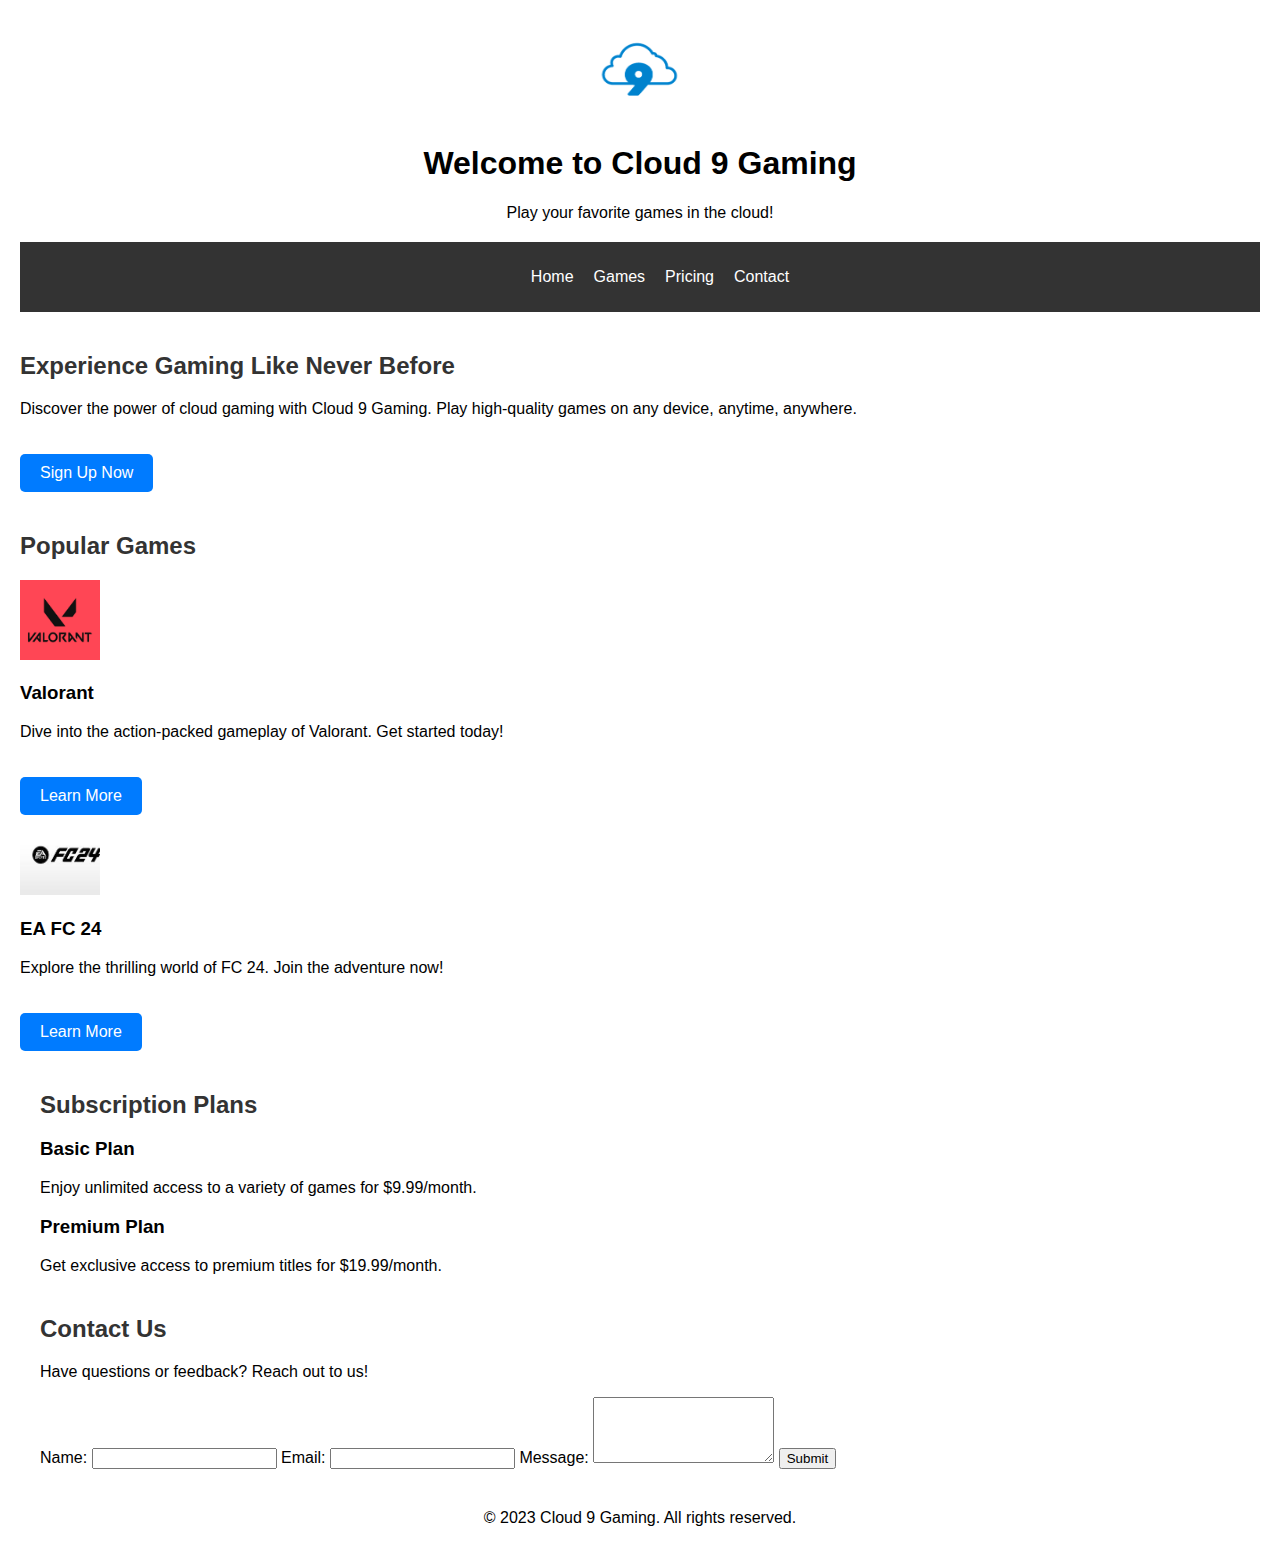
<file: index.html>
<!DOCTYPE html>
<html lang="en">
<head>
    <meta charset="UTF-8">
    <meta name="viewport" content="width=device-width, initial-scale=1.0">
    <link rel="stylesheet" href="styles.css">
    <title>Cloud 9 Gaming</title>
</head>
<body>
    <header>

        <img src="logo.png" alt="Cloud 9 Gaming Logo" width="100" height="100">

        <h1>Welcome to Cloud 9 Gaming</h1>
        <p>Play your favorite games in the cloud!</p>
    </header>

    <nav>
        <ul>
            <li><a href="#home">Home</a></li>
            <li><a href="#games">Games</a></li>
            <li><a href="#pricing">Pricing</a></li>
            <li><a href="#contact">Contact</a></li>
        </ul>
    </nav>

    <section id="home">
        <h2>Experience Gaming Like Never Before</h2>
        <p>Discover the power of cloud gaming with Cloud 9 Gaming. Play high-quality games on any device, anytime, anywhere.</p>
        <a href="signup.html" class="cta-button">Sign Up Now</a>
    </section>

    <section id="games">
        <h2>Popular Games</h2>
        <div class="game">
            <img src="valo.png" alt="Game 1 Logo" width="80" height="80">
            <h3>Valorant</h3>
            <p>Dive into the action-packed gameplay of Valorant. Get started today!</p>
            <a href="valorant.html"class="cta-button">Learn More</a>
        </div>

        <div class="game">
            <img src="fifa.png" alt="Game 2 Logo" width="80" height="80">
            <h3>EA FC 24</h3>
            <p>Explore the thrilling world of FC 24. Join the adventure now!</p>
            <a href="fc24.html" class="cta-button">Learn More</a>
        </div>

    <section id="pricing">
        <h2>Subscription Plans</h2>
        <div class="pricing-plan">
            <h3>Basic Plan</h3>
            <p>Enjoy unlimited access to a variety of games for $9.99/month.</p>
        </div>

        <div class="pricing-plan">
            <h3>Premium Plan</h3>
            <p>Get exclusive access to premium titles for $19.99/month.</p>
        </div>
    </section>

    <section id="contact">
        <h2>Contact Us</h2>
        <p>Have questions or feedback? Reach out to us!</p>
        <form>
            <label for="name">Name:</label>
            <input type="text" id="name" name="name" required>

            <label for="email">Email:</label>
            <input type="email" id="email" name="email" required>

            <label for="message">Message:</label>
            <textarea id="message" name="message" rows="4" required></textarea>

            <input type="submit" value="Submit">
        </form>
    </section>

    <footer>
        <p>&copy; 2023 Cloud 9 Gaming. All rights reserved.</p>
    </footer>
</body>
</html>
</file>
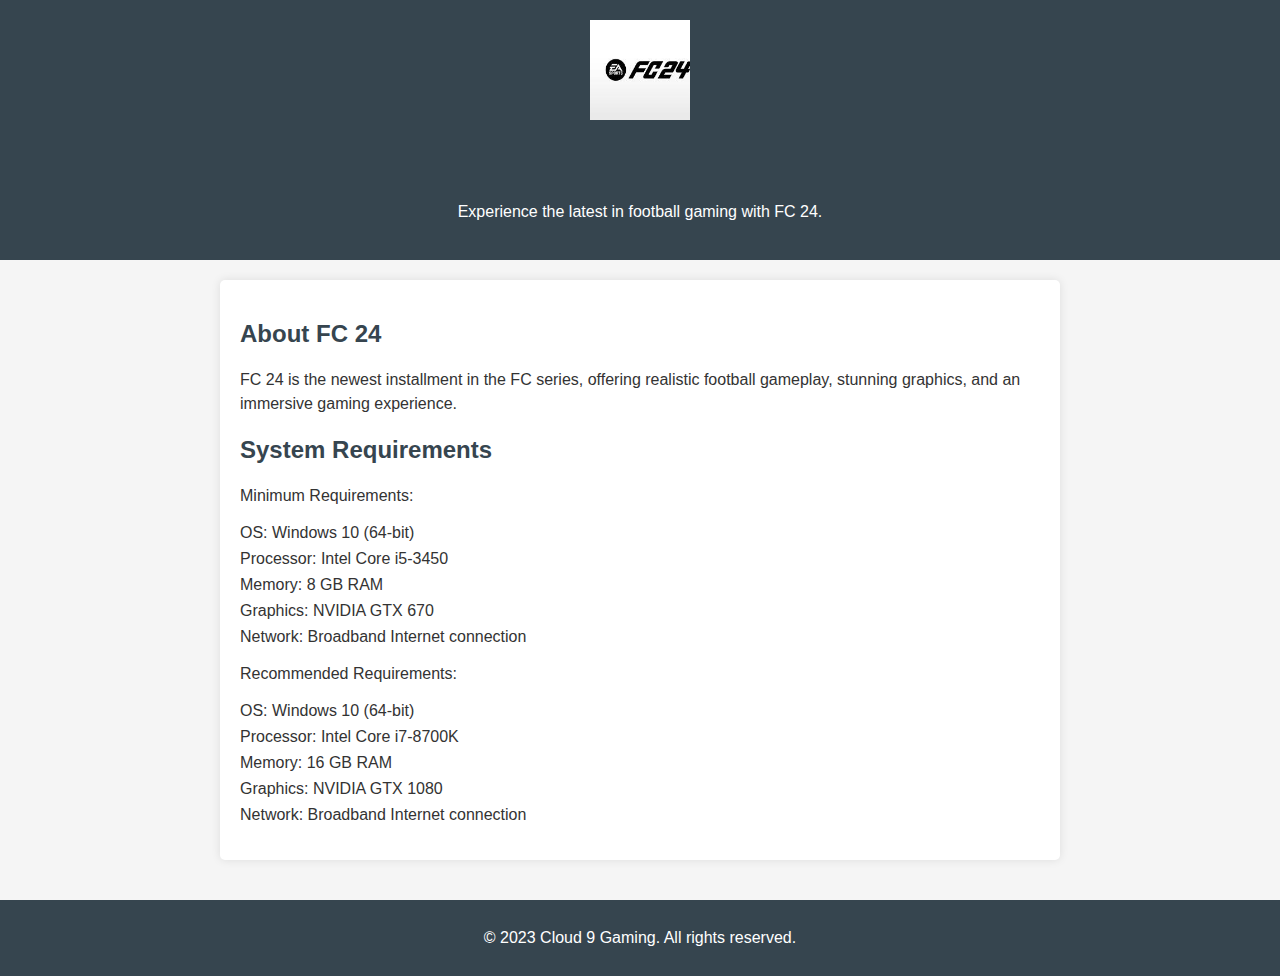
<file: fc24.html>
<!DOCTYPE html>
<html lang="en">
<head>
    <meta charset="UTF-8">
    <meta name="viewport" content="width=device-width, initial-scale=1.0">
    <link rel="stylesheet" href="valorant-styles.css">
    <title>FC 24 - Cloud 9 Gaming</title>
</head>
<body>
    <header>
        <a href="index.html">
            <img src="fifa.png" alt="Cloud 9 Gaming Logo" width="100" height="100">
        </a>

        <h1>FC 24</h1>
        <p>Experience the latest in football gaming with FC 24.</p>
    </header>

    <section class="main-content">
        <h2>About FC 24</h2>
        <p>FC 24 is the newest installment in the FC series, offering realistic football gameplay, stunning graphics, and an immersive gaming experience.</p>

        <h2>System Requirements</h2>
        <p>Minimum Requirements:</p>
        <ul>
            <li>OS: Windows 10 (64-bit)</li>
            <li>Processor: Intel Core i5-3450</li>
            <li>Memory: 8 GB RAM</li>
            <li>Graphics: NVIDIA GTX 670</li>
            <li>Network: Broadband Internet connection</li>
        </ul>

        <p>Recommended Requirements:</p>
        <ul>
            <li>OS: Windows 10 (64-bit)</li>
            <li>Processor: Intel Core i7-8700K</li>
            <li>Memory: 16 GB RAM</li>
            <li>Graphics: NVIDIA GTX 1080</li>
            <li>Network: Broadband Internet connection</li>
        </ul>
    </section>

    <footer>
        <p>&copy; 2023 Cloud 9 Gaming. All rights reserved.</p>
    </footer>
</body>
</html>
</file>
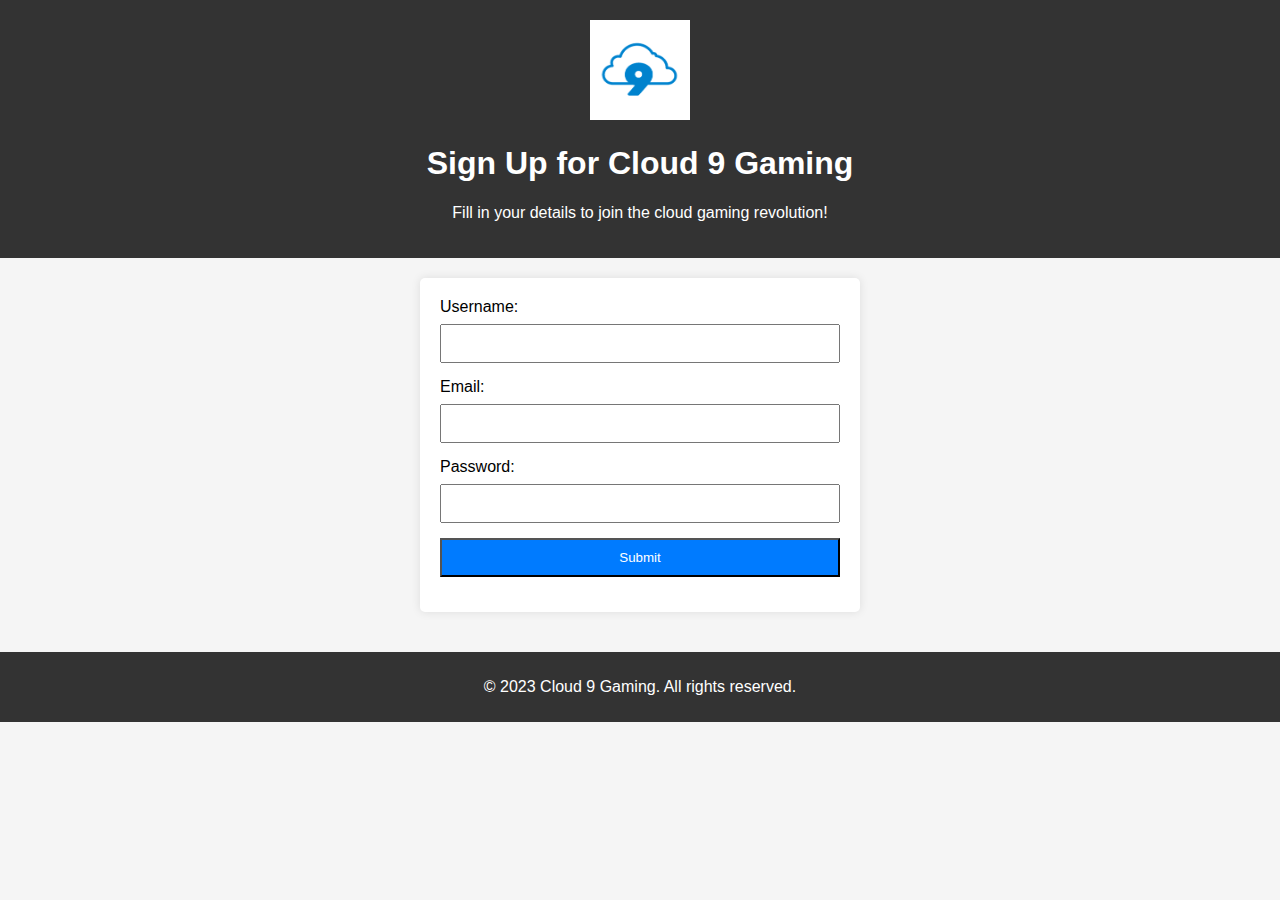
<file: signup.html>
<!DOCTYPE html>
<html lang="en">
<head>
    <meta charset="UTF-8">
    <meta name="viewport" content="width=device-width, initial-scale=1.0">
    <link rel="stylesheet" href="signup-styles.css">
    <title>Sign Up - Cloud 9 Gaming</title>
</head>
<body>
    <header>
        <img src="logo.png" alt="Cloud 9 Gaming Logo" width="100" height="100">
        <h1>Sign Up for Cloud 9 Gaming</h1>
        <p>Fill in your details to join the cloud gaming revolution!</p>
    </header>

    <section>
        <form action="process_signup.php" method="post">
            <label for="username">Username:</label>
            <input type="text" id="username" name="username" required>

            <label for="email">Email:</label>
            <input type="email" id="email" name="email" required>

            <label for="password">Password:</label>
            <input type="password" id="password" name="password" required>

            <input type="submit" value="Submit">
        </form>
    </section>

    <footer>
        <p>&copy; 2023 Cloud 9 Gaming. All rights reserved.</p>
    </footer>
</body>
</html>
</file>
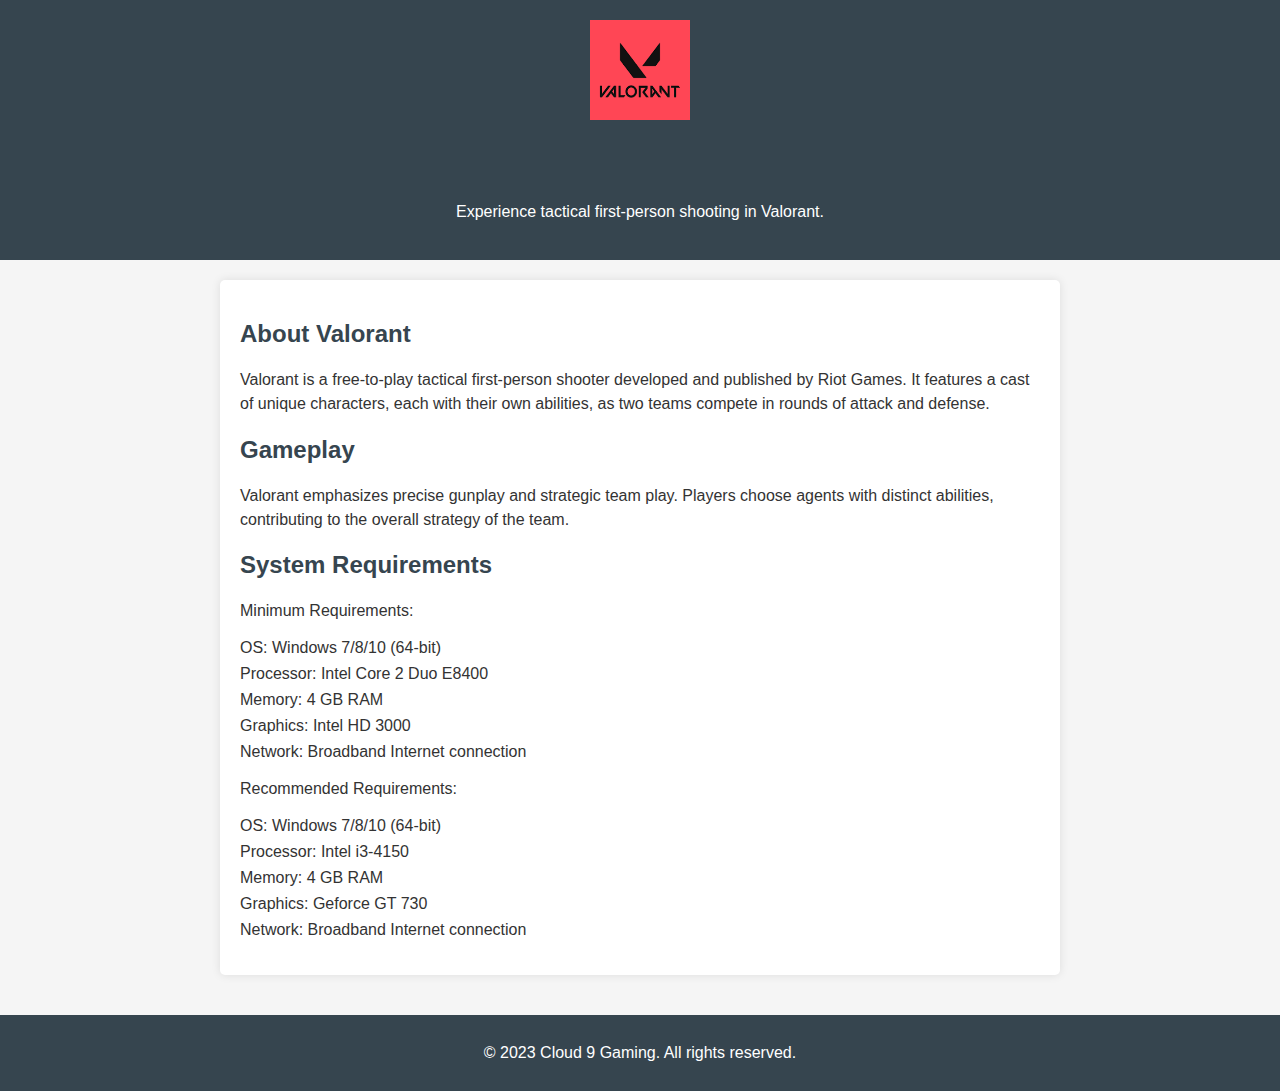
<file: valorant.html>
<!DOCTYPE html>
<html lang="en">
<head>
    <meta charset="UTF-8">
    <meta name="viewport" content="width=device-width, initial-scale=1.0">
    <link rel="stylesheet" href="valorant-styles.css">
    <title>Valorant - Cloud 9 Gaming</title>
</head>
<body>
    <header>
        <a href="index.html">
            <img src="valo.png" alt="Cloud 9 Gaming Logo" width="100" height="100">
        </a>

        <h1>Valorant</h1>
        <p>Experience tactical first-person shooting in Valorant.</p>
    </header>

    <section class="main-content">
        <h2>About Valorant</h2>
        <p>Valorant is a free-to-play tactical first-person shooter developed and published by Riot Games. It features a cast of unique characters, each with their own abilities, as two teams compete in rounds of attack and defense.</p>

        <h2>Gameplay</h2>
        <p>Valorant emphasizes precise gunplay and strategic team play. Players choose agents with distinct abilities, contributing to the overall strategy of the team.</p>

        <h2>System Requirements</h2>
        <p>Minimum Requirements:</p>
        <ul>
            <li>OS: Windows 7/8/10 (64-bit)</li>
            <li>Processor: Intel Core 2 Duo E8400</li>
            <li>Memory: 4 GB RAM</li>
            <li>Graphics: Intel HD 3000</li>
            <li>Network: Broadband Internet connection</li>
        </ul>

        <p>Recommended Requirements:</p>
        <ul>
            <li>OS: Windows 7/8/10 (64-bit)</li>
            <li>Processor: Intel i3-4150</li>
            <li>Memory: 4 GB RAM</li>
            <li>Graphics: Geforce GT 730</li>
            <li>Network: Broadband Internet connection</li>
        </ul>
    </section> 

    <footer>
        <p>&copy; 2023 Cloud 9 Gaming. All rights reserved.</p>
    </footer>
</body>
</html>
</file>
<file: styles.css>
body {
    font-family: 'Arial', sans-serif;
    margin: 0;
    padding: 0;
    box-sizing: border-box;
}

header, nav, section, footer {
    margin: 20px;
}

header {
    text-align: center;
}

nav {
    display: flex;
    justify-content: center;
    background-color: #333;
    padding: 10px;
}

ul {
    list-style-type: none;
    display: flex;
}

li {
    margin: 0 10px;
}

a {
    text-decoration: none;
    color: white;
}

section {
    margin-top: 40px;
}

h2 {
    color: #333;
}

.cta-button {
    display: inline-block;
    padding: 10px 20px;
    margin-top: 20px;
    background-color: #007BFF;
    color: white;
    text-decoration: none;
    border-radius: 5px;
}

footer {
    text-align: center;
    margin-top: 40px;
}
</file>
<file: valorant-styles.css>
body {
    font-family: 'Arial', sans-serif;
    margin: 0;
    padding: 0;
    box-sizing: border-box;
    background-color: #f5f5f5;
    color: #333;
}

header {
    background-color: #36454F;
    color: white;
    text-align: center;
    padding: 20px;
}

header img {
    display: block;
    margin: 0 auto;
}

h1, h2 {
    color: #36454F;
}

p {
    line-height: 1.5;
}

section.main-content {
    max-width: 800px;
    margin: 20px auto;
    background-color: white;
    padding: 20px;
    border-radius: 5px;
    box-shadow: 0 0 10px rgba(0, 0, 0, 0.1);
}

ul {
    list-style-type: none;
    padding: 0;
}

ul li {
    margin-bottom: 8px;
}

footer {
    text-align: center;
    margin-top: 40px;
    padding: 10px;
    background-color: #36454F;
    color: white;
}
</file>
<file: signup-styles.css>
body {
    font-family: 'Arial', sans-serif;
    margin: 0;
    padding: 0;
    box-sizing: border-box;
    background-color: #f5f5f5;
}

header {
    background-color: #333;
    color: white;
    text-align: center;
    padding: 20px;
}

form {
    max-width: 400px;
    margin: 20px auto;
    background-color: white;
    padding: 20px;
    border-radius: 5px;
    box-shadow: 0 0 10px rgba(0, 0, 0, 0.1);
}

label {
    display: block;
    margin-bottom: 8px;
}

input {
    width: 100%;
    padding: 10px;
    margin-bottom: 15px;
    box-sizing: border-box;
}

input[type="submit"] {
    background-color: #007BFF;
    color: white;
    cursor: pointer;
}

input[type="submit"]:hover {
    background-color: #0056b3;
}

footer {
    text-align: center;
    margin-top: 40px;
    padding: 10px;
    background-color: #333;
    color: white;
}
</file>
